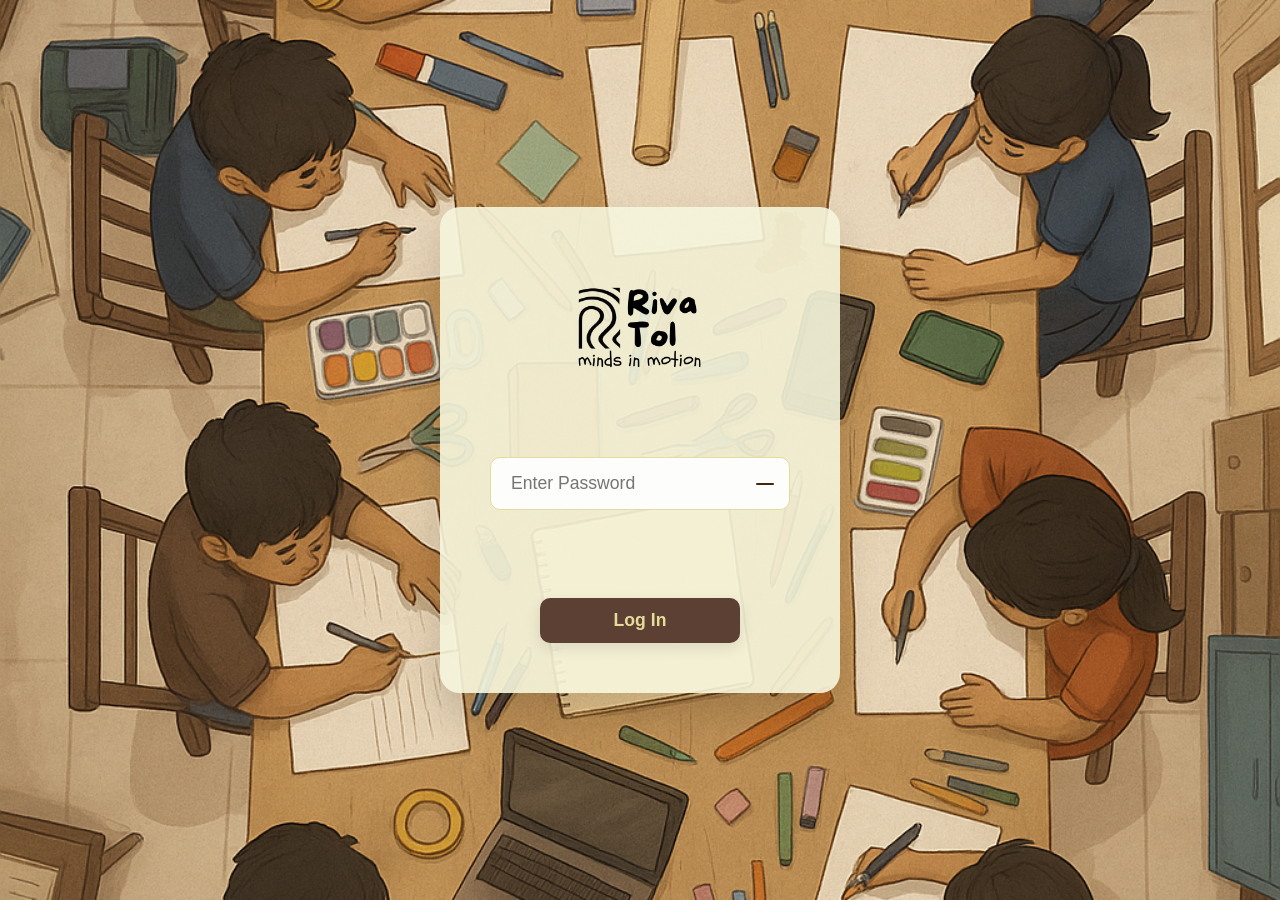
<file: index.html>
<!DOCTYPE html>
<html lang="en">
<head>
    <meta charset="UTF-8">
    <meta name="viewport" content="width=device-width, initial-scale=1.0">
    <title>Attendance Login</title>
    <link rel="stylesheet" href="style.css">
</head>
<body>
    <div id="login-page" class="page">
        <img src="logo.png" alt="Logo" class="logo">
        <form id="login-form">
            <div class="input-group">
                <input type="password" id="password-input" placeholder="Enter Password" required>
                <button type="button" id="toggle-password" class="toggle-password"></button>
            </div>
            <p id="login-error">Wrong password. Please try again.</p>
            <button type="submit" id="login-btn">Log In</button>
        </form>
    </div>
    <script src="script.js"></script>
</body>
</html>
</file>
<file: style.css>
/* ========================================================================= */
/* ROOT VARIABLES
/* ========================================================================= */
:root {
    --beige: #f5f5dc;
    --deep-brown: #5c4033;
    --brown-hover: #785445;
    --text-dark: #333;
    --shadow-color: rgba(0, 0, 0, 0.15);
    --error-color: #e74c3c;
}

/* ========================================================================= */
/* GLOBAL & PAGE STYLES
/* ========================================================================= */
body {
    font-family: 'Segoe UI', Tahoma, Geneva, Verdana, sans-serif;
    margin: 0;
    height: 100vh;
    overflow: hidden;
    /* CORRECTED: background.png path */
    background: #e0e0e0 url('background.png') no-repeat center center/cover;
    background-size: cover;
    display: flex;
    justify-content: center;
    align-items: center;
    color: var(--text-dark);
}

.page {
    background: rgba(245, 245, 220, 0.9);
    padding: 50px;
    border-radius: 20px;
    box-shadow: 0 20px 40px var(--shadow-color);
    display: flex;
    flex-direction: column;
    align-items: center;
    gap: 30px;
}

/* ========================================================================= */
/* ANIMATIONS
/* ========================================================================= */
.logo,
#login-form .input-group,
#login-form #login-btn {
    animation: fadeIn 0.8s ease-out forwards;
    opacity: 0;
}

.logo {
    animation-delay: 0.1s;
}

#login-form .input-group {
    animation-delay: 0.3s;
}

#login-form #login-btn {
    animation-delay: 0.5s;
}

@keyframes fadeIn {
    from {
        opacity: 0;
        transform: translateY(-20px);
    }
    to {
        opacity: 1;
        transform: translateY(0);
    }
}

/* ========================================================================= */
/* LOGIN FORM
/* ========================================================================= */
.logo {
    width: 150px;
    height: auto;
    margin-bottom: 20px;
}

#login-form {
    display: flex;
    flex-direction: column;
    align-items: center;
    gap: 20px;
    width: 100%;
}

.input-group {
    position: relative;
    width: 300px;
}

#password-input {
    width: 100%;
    padding: 15px 45px 15px 20px;
    border: 1px solid #e6dc9a;
    border-radius: 10px;
    font-size: 1.1rem;
    box-sizing: border-box;
    background-color: #e6dc9a;
    transition: border-color 0.3s ease, box-shadow 0.3s ease;
}

#password-input:focus {
    border-color: var(--deep-brown);
    box-shadow: 0 0 0 3px rgba(92, 64, 51, 0.2);
    outline: none;
}

#login-btn {
    padding: 12px 25px;
    border: none;
    border-radius: 10px;
    background-color: var(--deep-brown);
    color: #e6dc9a;
    font-size: 1.1rem;
    font-weight: bold;
    cursor: pointer;
    width: 200px;
    box-shadow: 0 5px 15px rgba(0,0,0,0.1);
    transition: background-color 0.3s ease, transform 0.2s ease, box-shadow 0.3s ease;
}

#login-btn:hover {
    background-color: var(--brown-hover);
    transform: translateY(-2px);
    box-shadow: 0 8px 20px rgba(0,0,0,0.2);
}

#login-btn:active {
    transform: translateY(0);
    box-shadow: 0 3px 10px rgba(0,0,0,0.15);
}

/* ========================================================================= */
/* PASSWORD TOGGLE ICON
/* ========================================================================= */
.toggle-password {
    position: absolute;
    right: 15px;
    top: 50%;
    transform: translateY(-50%);
    background: none;
    border: none;
    cursor: pointer;
    padding: 0;
    width: 20px;
    height: 20px;
    display: flex;
    justify-content: center;
    align-items: center;
}

.icon-shape {
    transition: all 0.3s ease-in-out;
}

.icon-shape.circle {
    width: 16px;
    height: 16px;
    border: 2px solid #412610;
    border-radius: 50%;
    opacity: 1;
}

.icon-shape.line {
    width: 18px;
    height: 2px;
    background: #412610;
    border-radius: 1px;
    opacity: 0;
    position: absolute;
}

.toggle-password.is-hidden .circle {
    opacity: 0;
    transform: scale(0);
}

.toggle-password.is-hidden .line {
    opacity: 1;
    transform: scale(1);
}

/* ========================================================================= */
/* ERROR MESSAGE
/* ========================================================================= */
#login-error {
    color: var(--error-color);
    font-weight: bold;
    font-size: 0.95rem;
    opacity: 0;
    transition: opacity 0.3s ease;
    visibility: hidden;
}

#login-error.visible {
    opacity: 1;
    visibility: visible;
}


/* ========================================================================= */
/* FINAL OVERRIDE FOR INPUT COLOR
/* ========================================================================= */
#password-input {
    background-color: #FDFDFB !important;
}
</file>
